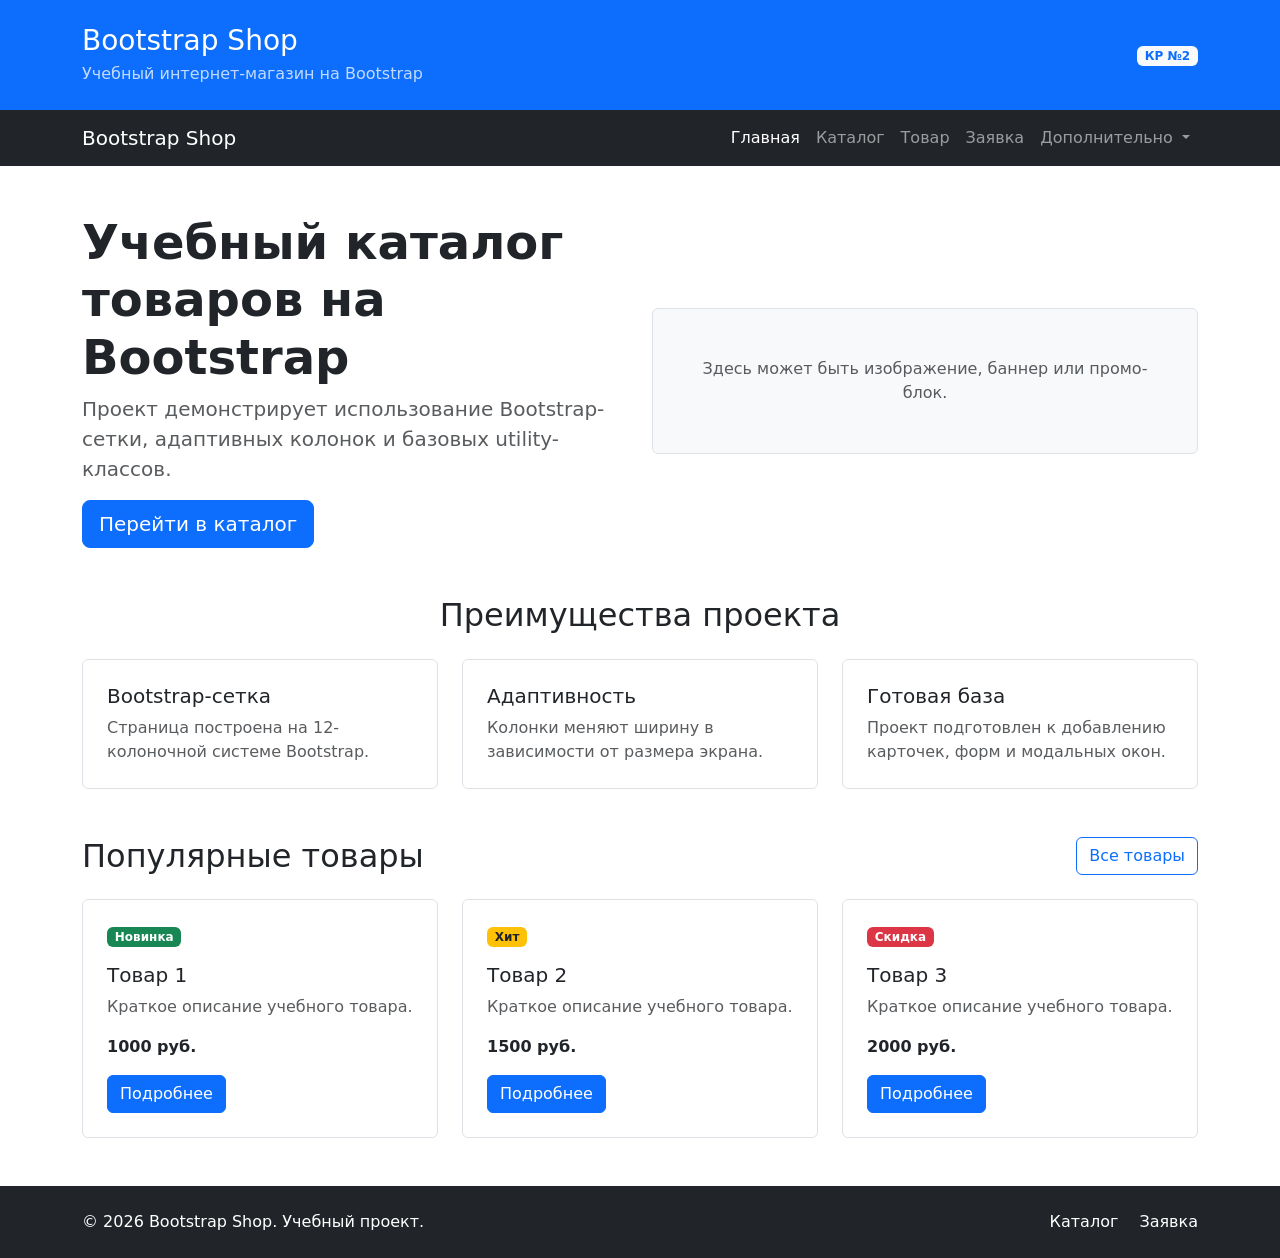
<file: index.html>
<!DOCTYPE html>
<html lang="ru">
<head>
    <meta charset="UTF-8">
    <meta name="viewport" content="width=device-width, initial-scale=1.0">
    <title>Главная — Bootstrap Shop</title>

    <link
        href="https://cdn.jsdelivr.net/npm/bootstrap@5.3.8/dist/css/bootstrap.min.css"
        rel="stylesheet"
    >
    <link rel="stylesheet" href="css/custom.css">
</head>

<body>

<header class="bg-primary text-white py-4">
    <div class="container">
        <div class="row align-items-center">
            <div class="col-12 col-md-8">
                <h1 class="h3 mb-1">Bootstrap Shop</h1>
                <p class="mb-0 opacity-75">
                    Учебный интернет-магазин на Bootstrap
                </p>
            </div>

            <div class="col-12 col-md-4 text-md-end mt-3 mt-md-0">
                <span class="badge bg-light text-primary">
                    КР №2
                </span>
            </div>
        </div>
    </div>
</header>

<nav class="navbar navbar-expand-lg navbar-dark bg-dark">
    <div class="container">
        <a class="navbar-brand" href="index.html">Bootstrap Shop</a>

        <button
            class="navbar-toggler"
            type="button"
            data-bs-toggle="collapse"
            data-bs-target="#mainNavbar"
            aria-controls="mainNavbar"
            aria-expanded="false"
            aria-label="Переключить навигацию"
        >
            <span class="navbar-toggler-icon"></span>
        </button>

        <div class="collapse navbar-collapse" id="mainNavbar">
            <ul class="navbar-nav ms-auto">
                <li class="nav-item">
                    <a class="nav-link active" aria-current="page" href="index.html">
                        Главная
                    </a>
                </li>

                <li class="nav-item">
                    <a class="nav-link" href="catalog.html">Каталог</a>
                </li>

                <li class="nav-item">
                    <a class="nav-link" href="product.html">Товар</a>
                </li>

                <li class="nav-item">
                    <a class="nav-link" href="order.html">Заявка</a>
                </li>

                <li class="nav-item dropdown">
                    <a
                        class="nav-link dropdown-toggle"
                        href="#"
                        role="button"
                        data-bs-toggle="dropdown"
                        aria-expanded="false"
                    >
                        Дополнительно
                    </a>

                    <ul class="dropdown-menu">
                        <li>
                            <a class="dropdown-item" href="catalog.html">
                                Все товары
                            </a>
                        </li>
                        <li>
                            <a class="dropdown-item" href="order.html">
                                Оформить заявку
                            </a>
                        </li>
                        <li>
                            <a class="dropdown-item" href="index.html#popular">
                                Популярное
                            </a>
                        </li>
                    </ul>
                </li>
            </ul>
        </div>
    </div>
</nav>

<main>

    <section class="container my-5">
        <div class="row align-items-center g-4">
            <div class="col-12 col-lg-6">
                <h2 class="display-5 fw-bold">
                    Учебный каталог товаров на Bootstrap
                </h2>

                <p class="lead text-muted">
                    Проект демонстрирует использование Bootstrap-сетки,
                    адаптивных колонок и базовых utility-классов.
                </p>

                <a class="btn btn-primary btn-lg" href="catalog.html">
                    Перейти в каталог
                </a>
            </div>

            <div class="col-12 col-lg-6">
                <div class="p-5 bg-light border rounded text-center">
                    <p class="mb-0 text-muted">
                        Здесь может быть изображение, баннер или промо-блок.
                    </p>
                </div>
            </div>
        </div>
    </section>

    <section class="container my-5">
        <h2 class="text-center mb-4">Преимущества проекта</h2>

        <div class="row g-4">
            <div class="col-12 col-md-4">
                <div class="p-4 border rounded h-100 bg-white">
                    <h3 class="h5">Bootstrap-сетка</h3>
                    <p class="mb-0 text-muted">
                        Страница построена на 12-колоночной системе Bootstrap.
                    </p>
                </div>
            </div>

            <div class="col-12 col-md-4">
                <div class="p-4 border rounded h-100 bg-white">
                    <h3 class="h5">Адаптивность</h3>
                    <p class="mb-0 text-muted">
                        Колонки меняют ширину в зависимости от размера экрана.
                    </p>
                </div>
            </div>

            <div class="col-12 col-md-4">
                <div class="p-4 border rounded h-100 bg-white">
                    <h3 class="h5">Готовая база</h3>
                    <p class="mb-0 text-muted">
                        Проект подготовлен к добавлению карточек, форм и модальных окон.
                    </p>
                </div>
            </div>
        </div>
    </section>

    <section class="container my-5" id="popular">
        <div class="d-flex justify-content-between align-items-center mb-4">
            <h2 class="mb-0">Популярные товары</h2>

            <a class="btn btn-outline-primary" href="catalog.html">
                Все товары
            </a>
        </div>

        <div class="row g-4">

            <div class="col-12 col-md-6 col-lg-4">
                <div class="border rounded h-100 p-4">
                    <span class="badge bg-success mb-3">Новинка</span>
                    <h3 class="h5">Товар 1</h3>
                    <p class="text-muted">
                        Краткое описание учебного товара.
                    </p>
                    <p class="fw-bold mb-3">1000 руб.</p>
                    <a class="btn btn-primary" href="product.html">
                        Подробнее
                    </a>
                </div>
            </div>

            <div class="col-12 col-md-6 col-lg-4">
                <div class="border rounded h-100 p-4">
                    <span class="badge bg-warning text-dark mb-3">Хит</span>
                    <h3 class="h5">Товар 2</h3>
                    <p class="text-muted">
                        Краткое описание учебного товара.
                    </p>
                    <p class="fw-bold mb-3">1500 руб.</p>
                    <a class="btn btn-primary" href="product.html">
                        Подробнее
                    </a>
                </div>
            </div>

            <div class="col-12 col-md-6 col-lg-4">
                <div class="border rounded h-100 p-4">
                    <span class="badge bg-danger mb-3">Скидка</span>
                    <h3 class="h5">Товар 3</h3>
                    <p class="text-muted">
                        Краткое описание учебного товара.
                    </p>
                    <p class="fw-bold mb-3">2000 руб.</p>
                    <a class="btn btn-primary" href="product.html">
                        Подробнее
                    </a>
                </div>
            </div>

        </div>
    </section>

</main>

<footer class="bg-dark text-white py-4 mt-5">
    <div class="container">
        <div class="row align-items-center g-3">
            <div class="col-12 col-md-6">
                <p class="mb-0">
                    &copy; 2026 Bootstrap Shop. Учебный проект.
                </p>
            </div>

            <div class="col-12 col-md-6 text-md-end">
                <a class="text-white text-decoration-none me-3" href="catalog.html">
                    Каталог
                </a>

                <a class="text-white text-decoration-none" href="order.html">
                    Заявка
                </a>
            </div>
        </div>
    </div>
</footer>

<script src="https://cdn.jsdelivr.net/npm/bootstrap@5.3.8/dist/js/bootstrap.bundle.min.js"></script>

</body>
</html>
</file>
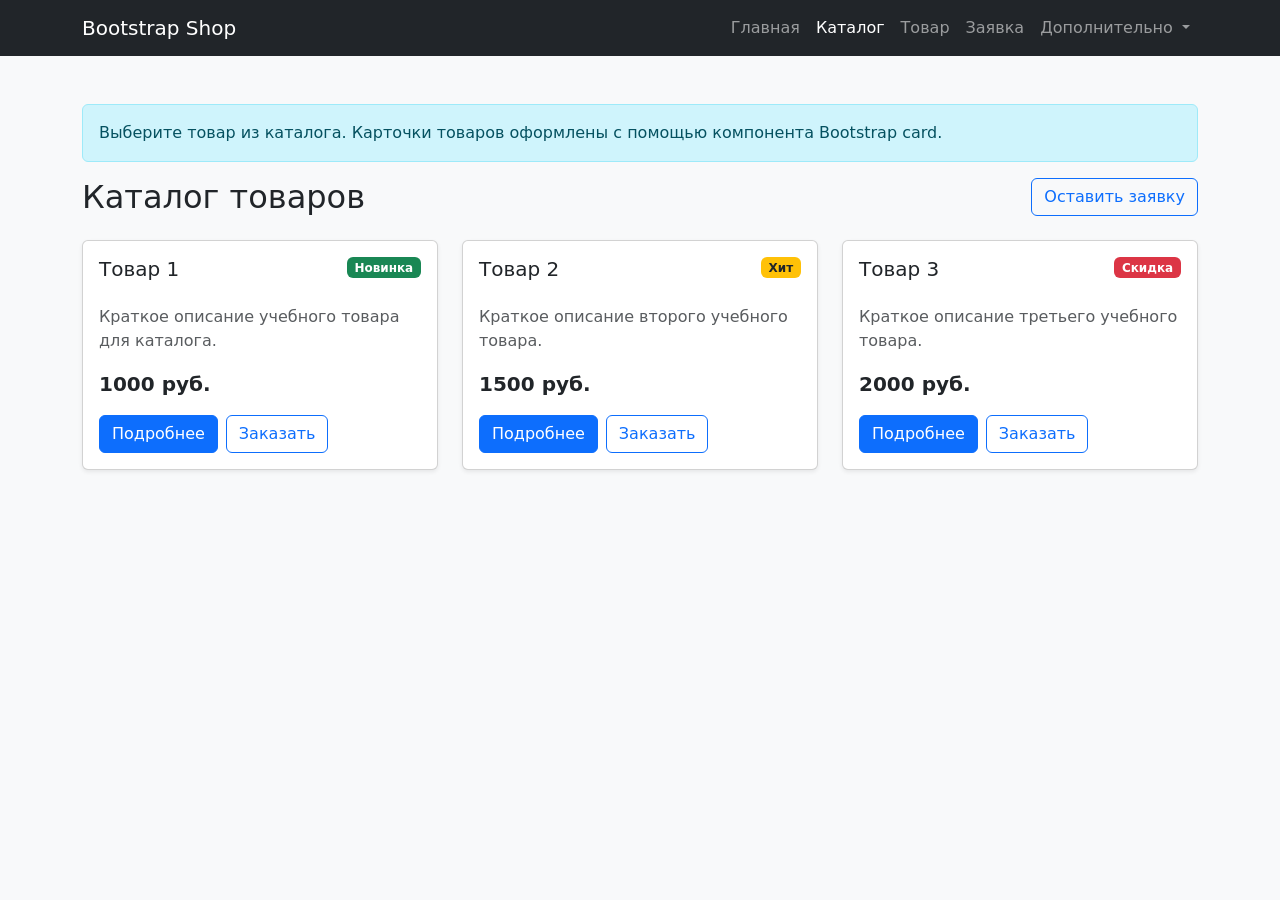
<file: catalog.html>
<!DOCTYPE html>
<html lang="ru">
<head>
    <meta charset="UTF-8">
    <meta name="viewport" content="width=device-width, initial-scale=1.0">
    <title>Каталог — Bootstrap Shop</title>

    <link
        href="https://cdn.jsdelivr.net/npm/bootstrap@5.3.8/dist/css/bootstrap.min.css"
        rel="stylesheet"
    >
    <link rel="stylesheet" href="css/custom.css">
</head>

<body class="bg-light">

<nav class="navbar navbar-expand-lg navbar-dark bg-dark">
    <div class="container">
        <a class="navbar-brand" href="index.html">Bootstrap Shop</a>

        <button
            class="navbar-toggler"
            type="button"
            data-bs-toggle="collapse"
            data-bs-target="#mainNavbar"
            aria-controls="mainNavbar"
            aria-expanded="false"
            aria-label="Переключить навигацию"
        >
            <span class="navbar-toggler-icon"></span>
        </button>

        <div class="collapse navbar-collapse" id="mainNavbar">
            <ul class="navbar-nav ms-auto">
                <li class="nav-item">
                    <a class="nav-link" href="index.html">Главная</a>
                </li>

                <li class="nav-item">
                    <a class="nav-link active" aria-current="page" href="catalog.html">Каталог</a>
                </li>

                <li class="nav-item">
                    <a class="nav-link" href="product.html">Товар</a>
                </li>

                <li class="nav-item">
                    <a class="nav-link" href="order.html">Заявка</a>
                </li>

                <li class="nav-item dropdown">
                    <a
                        class="nav-link dropdown-toggle"
                        href="#"
                        role="button"
                        data-bs-toggle="dropdown"
                        aria-expanded="false"
                    >
                        Дополнительно
                    </a>

                    <ul class="dropdown-menu">
                        <li><a class="dropdown-item" href="catalog.html">Все товары</a></li>
                        <li><a class="dropdown-item" href="order.html">Оформить заявку</a></li>
                        <li><a class="dropdown-item" href="index.html#popular">Популярное</a></li>
                    </ul>
                </li>
            </ul>
        </div>
    </div>
</nav>

<main class="container my-5">

    <div class="alert alert-info" role="alert">
        Выберите товар из каталога. Карточки товаров оформлены с помощью компонента Bootstrap card.
    </div>

    <div class="d-flex justify-content-between align-items-center mb-4">
        <h1 class="h2 mb-0">Каталог товаров</h1>

        <a class="btn btn-outline-primary" href="order.html">
            Оставить заявку
        </a>
    </div>

    <div class="row g-4">

        <div class="col-12 col-md-6 col-lg-4">
            <div class="card h-100 shadow-sm">
                <div class="card-body d-flex flex-column">
                    <div class="d-flex justify-content-between align-items-start mb-3">
                        <h2 class="card-title h5">Товар 1</h2>
                        <span class="badge bg-success">Новинка</span>
                    </div>

                    <p class="card-text text-muted">
                        Краткое описание учебного товара для каталога.
                    </p>

                    <p class="fw-bold fs-5 mt-auto">1000 руб.</p>

                    <div class="d-flex gap-2">
                        <a class="btn btn-primary" href="product.html">Подробнее</a>

                        <button
                            class="btn btn-outline-primary"
                            type="button"
                            data-bs-toggle="modal"
                            data-bs-target="#orderModal"
                        >
                            Заказать
                        </button>
                    </div>
                </div>
            </div>
        </div>

        <div class="col-12 col-md-6 col-lg-4">
            <div class="card h-100 shadow-sm">
                <div class="card-body d-flex flex-column">
                    <div class="d-flex justify-content-between align-items-start mb-3">
                        <h2 class="card-title h5">Товар 2</h2>
                        <span class="badge bg-warning text-dark">Хит</span>
                    </div>

                    <p class="card-text text-muted">
                        Краткое описание второго учебного товара.
                    </p>

                    <p class="fw-bold fs-5 mt-auto">1500 руб.</p>

                    <div class="d-flex gap-2">
                        <a class="btn btn-primary" href="product.html">Подробнее</a>

                        <button
                            class="btn btn-outline-primary"
                            type="button"
                            data-bs-toggle="modal"
                            data-bs-target="#orderModal"
                        >
                            Заказать
                        </button>
                    </div>
                </div>
            </div>
        </div>

        <div class="col-12 col-md-6 col-lg-4">
            <div class="card h-100 shadow-sm">
                <div class="card-body d-flex flex-column">
                    <div class="d-flex justify-content-between align-items-start mb-3">
                        <h2 class="card-title h5">Товар 3</h2>
                        <span class="badge bg-danger">Скидка</span>
                    </div>

                    <p class="card-text text-muted">
                        Краткое описание третьего учебного товара.
                    </p>

                    <p class="fw-bold fs-5 mt-auto">2000 руб.</p>

                    <div class="d-flex gap-2">
                        <a class="btn btn-primary" href="product.html">Подробнее</a>

                        <button
                            class="btn btn-outline-primary"
                            type="button"
                            data-bs-toggle="modal"
                            data-bs-target="#orderModal"
                        >
                            Заказать
                        </button>
                    </div>
                </div>
            </div>
        </div>

    </div>

</main>

<div
    class="modal fade"
    id="orderModal"
    tabindex="-1"
    aria-labelledby="orderModalLabel"
    aria-hidden="true"
>
    <div class="modal-dialog">
        <div class="modal-content">

            <div class="modal-header">
                <h2 class="modal-title h5" id="orderModalLabel">
                    Быстрая заявка
                </h2>

                <button
                    type="button"
                    class="btn-close"
                    data-bs-dismiss="modal"
                    aria-label="Закрыть"
                ></button>
            </div>

            <div class="modal-body">
                <p class="text-muted">
                    Оставьте контактные данные, и менеджер свяжется с вами.
                </p>

                <form>
                    <div class="mb-3">
                        <label for="modal-name" class="form-label">Имя</label>
                        <input id="modal-name" type="text" class="form-control" required>
                    </div>

                    <div class="mb-3">
                        <label for="modal-phone" class="form-label">Телефон</label>
                        <input id="modal-phone" type="tel" class="form-control" required>
                    </div>

                    <div class="form-check mb-3">
                        <input
                            id="modal-agree"
                            class="form-check-input"
                            type="checkbox"
                            required
                        >

                        <label class="form-check-label" for="modal-agree">
                            Согласен на обработку данных
                        </label>
                    </div>
                </form>
            </div>

            <div class="modal-footer">
                <button type="button" class="btn btn-secondary" data-bs-dismiss="modal">
                    Закрыть
                </button>

                <button type="button" class="btn btn-primary">
                    Отправить
                </button>
            </div>

        </div>
    </div>
</div>

<script src="https://cdn.jsdelivr.net/npm/bootstrap@5.3.8/dist/js/bootstrap.bundle.min.js"></script>

</body>
</html>
</file>
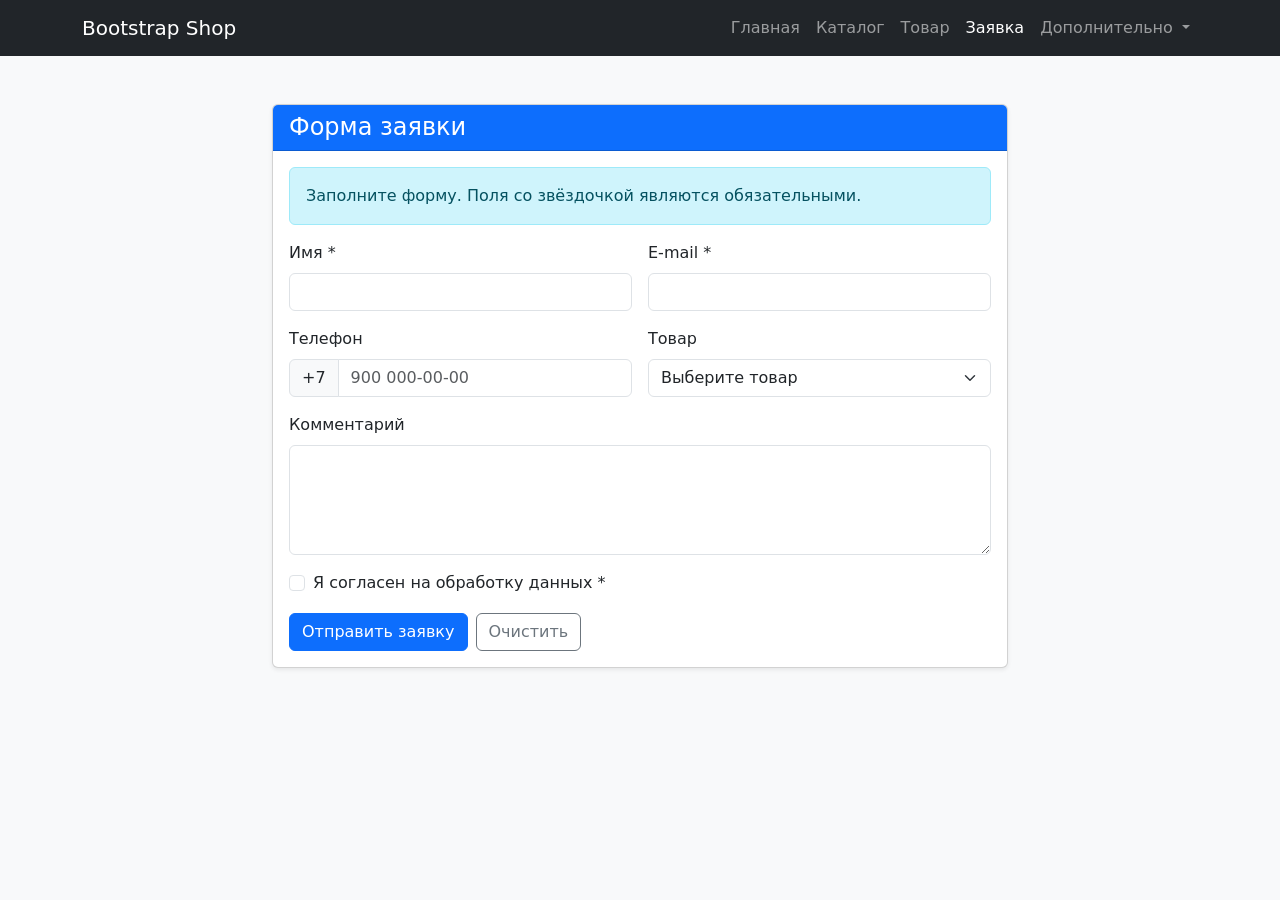
<file: order.html>
<!DOCTYPE html>
<html lang="ru">
<head>
    <meta charset="UTF-8">
    <meta name="viewport" content="width=device-width, initial-scale=1.0">
    <title>Заявка — Bootstrap Shop</title>

    <link
        href="https://cdn.jsdelivr.net/npm/bootstrap@5.3.8/dist/css/bootstrap.min.css"
        rel="stylesheet"
    >
    <link rel="stylesheet" href="css/custom.css">
</head>

<body class="bg-light">

<nav class="navbar navbar-expand-lg navbar-dark bg-dark">
    <div class="container">
        <a class="navbar-brand" href="index.html">Bootstrap Shop</a>

        <button
            class="navbar-toggler"
            type="button"
            data-bs-toggle="collapse"
            data-bs-target="#mainNavbar"
            aria-controls="mainNavbar"
            aria-expanded="false"
            aria-label="Переключить навигацию"
        >
            <span class="navbar-toggler-icon"></span>
        </button>

        <div class="collapse navbar-collapse" id="mainNavbar">
            <ul class="navbar-nav ms-auto">
                <li class="nav-item">
                    <a class="nav-link" href="index.html">Главная</a>
                </li>

                <li class="nav-item">
                    <a class="nav-link" href="catalog.html">Каталог</a>
                </li>

                <li class="nav-item">
                    <a class="nav-link" href="product.html">Товар</a>
                </li>

                <li class="nav-item">
                    <a class="nav-link active" aria-current="page" href="order.html">Заявка</a>
                </li>

                <li class="nav-item dropdown">
                    <a
                        class="nav-link dropdown-toggle"
                        href="#"
                        role="button"
                        data-bs-toggle="dropdown"
                        aria-expanded="false"
                    >
                        Дополнительно
                    </a>

                    <ul class="dropdown-menu">
                        <li><a class="dropdown-item" href="catalog.html">Все товары</a></li>
                        <li><a class="dropdown-item" href="order.html">Оформить заявку</a></li>
                        <li><a class="dropdown-item" href="index.html#popular">Популярное</a></li>
                    </ul>
                </li>
            </ul>
        </div>
    </div>
</nav>

<main class="container my-5">

    <div class="row justify-content-center">
        <div class="col-12 col-lg-8">

            <div class="card shadow-sm">

                <div class="card-header bg-primary text-white">
                    <h1 class="h4 mb-0">Форма заявки</h1>
                </div>

                <div class="card-body">

                    <div class="alert alert-info" role="alert">
                        Заполните форму. Поля со звёздочкой являются обязательными.
                    </div>

                    <form>
                        <div class="row g-3">

                            <div class="col-12 col-md-6">
                                <label for="order-name" class="form-label">Имя *</label>
                                <input
                                    id="order-name"
                                    name="name"
                                    type="text"
                                    class="form-control"
                                    required
                                >
                            </div>

                            <div class="col-12 col-md-6">
                                <label for="order-email" class="form-label">E-mail *</label>
                                <input
                                    id="order-email"
                                    name="email"
                                    type="email"
                                    class="form-control"
                                    required
                                >
                            </div>

                            <div class="col-12 col-md-6">
                                <label for="order-phone" class="form-label">Телефон</label>

                                <div class="input-group">
                                    <span class="input-group-text">+7</span>

                                    <input
                                        id="order-phone"
                                        name="phone"
                                        type="tel"
                                        class="form-control"
                                        placeholder="900 000-00-00"
                                    >
                                </div>
                            </div>

                            <div class="col-12 col-md-6">
                                <label for="order-product" class="form-label">Товар</label>

                                <select
                                    id="order-product"
                                    name="product"
                                    class="form-select"
                                >
                                    <option selected>Выберите товар</option>
                                    <option value="product-1">Товар 1</option>
                                    <option value="product-2">Товар 2</option>
                                    <option value="product-3">Товар 3</option>
                                </select>
                            </div>

                            <div class="col-12">
                                <label for="order-comment" class="form-label">
                                    Комментарий
                                </label>

                                <textarea
                                    id="order-comment"
                                    name="comment"
                                    class="form-control"
                                    rows="4"
                                ></textarea>
                            </div>

                            <div class="col-12">
                                <div class="form-check">
                                    <input
                                        id="order-agree"
                                        class="form-check-input"
                                        type="checkbox"
                                        required
                                    >

                                    <label class="form-check-label" for="order-agree">
                                        Я согласен на обработку данных *
                                    </label>
                                </div>
                            </div>

                            <div class="col-12 d-flex gap-2">
                                <button class="btn btn-primary" type="submit">
                                    Отправить заявку
                                </button>

                                <button class="btn btn-outline-secondary" type="reset">
                                    Очистить
                                </button>
                            </div>

                        </div>
                    </form>

                </div>
            </div>

        </div>
    </div>

</main>

<script src="https://cdn.jsdelivr.net/npm/bootstrap@5.3.8/dist/js/bootstrap.bundle.min.js"></script>

</body>
</html>
</file>
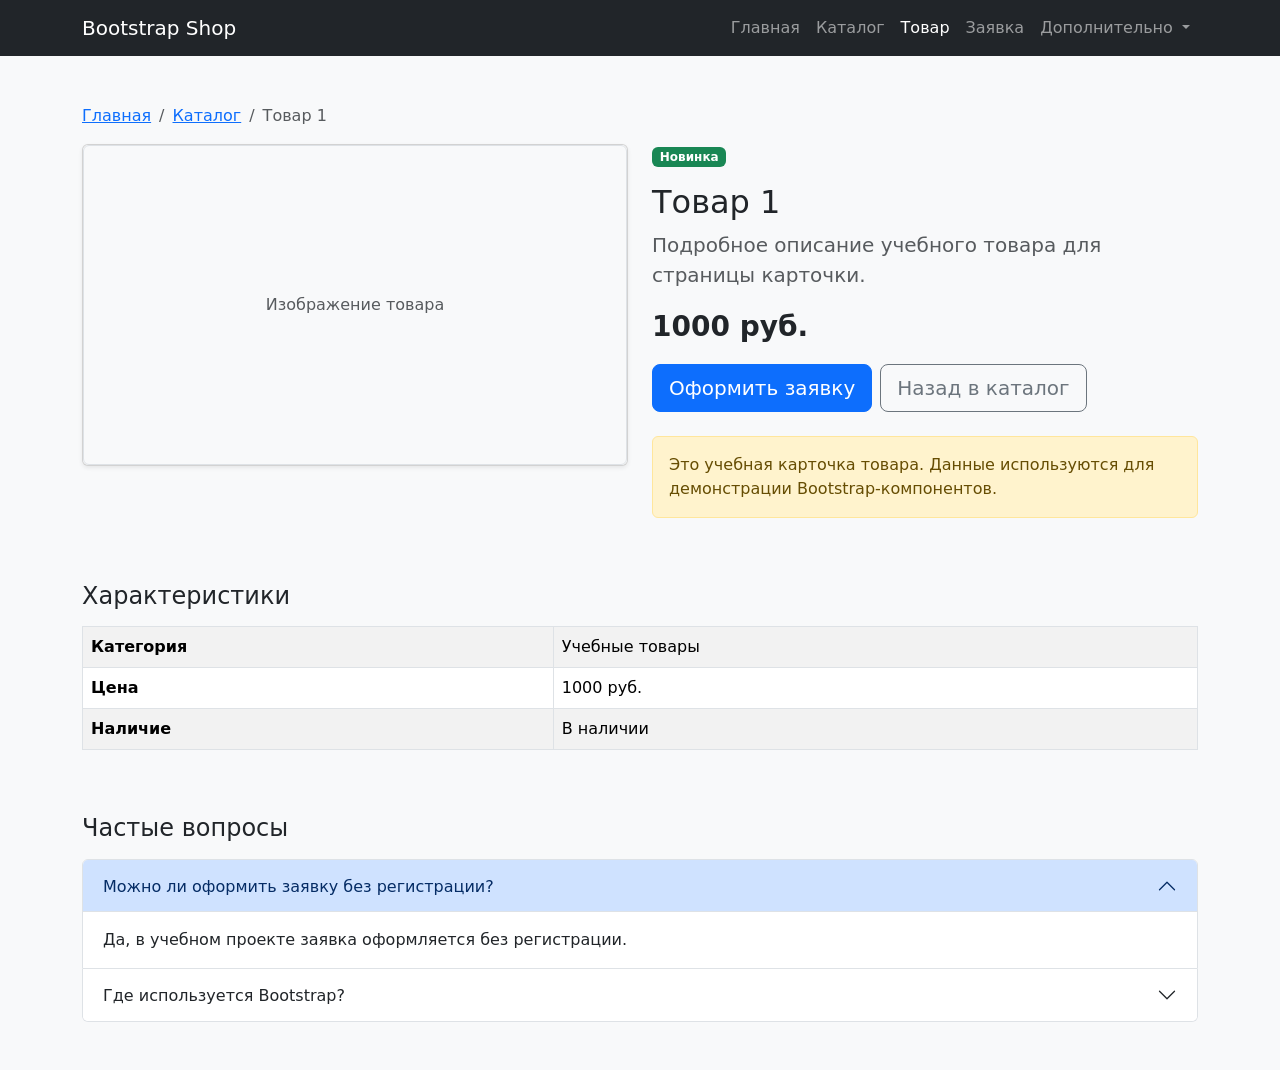
<file: product.html>
<!DOCTYPE html>
<html lang="ru">
<head>
    <meta charset="UTF-8">
    <meta name="viewport" content="width=device-width, initial-scale=1.0">
    <title>Товар — Bootstrap Shop</title>

    <link
        href="https://cdn.jsdelivr.net/npm/bootstrap@5.3.8/dist/css/bootstrap.min.css"
        rel="stylesheet"
    >
    <link rel="stylesheet" href="css/custom.css">
</head>

<body class="bg-light">

<nav class="navbar navbar-expand-lg navbar-dark bg-dark">
    <div class="container">
        <a class="navbar-brand" href="index.html">Bootstrap Shop</a>

        <button
            class="navbar-toggler"
            type="button"
            data-bs-toggle="collapse"
            data-bs-target="#mainNavbar"
            aria-controls="mainNavbar"
            aria-expanded="false"
            aria-label="Переключить навигацию"
        >
            <span class="navbar-toggler-icon"></span>
        </button>

        <div class="collapse navbar-collapse" id="mainNavbar">
            <ul class="navbar-nav ms-auto">
                <li class="nav-item">
                    <a class="nav-link" href="index.html">Главная</a>
                </li>

                <li class="nav-item">
                    <a class="nav-link" href="catalog.html">Каталог</a>
                </li>

                <li class="nav-item">
                    <a class="nav-link active" aria-current="page" href="product.html">Товар</a>
                </li>

                <li class="nav-item">
                    <a class="nav-link" href="order.html">Заявка</a>
                </li>

                <li class="nav-item dropdown">
                    <a
                        class="nav-link dropdown-toggle"
                        href="#"
                        role="button"
                        data-bs-toggle="dropdown"
                        aria-expanded="false"
                    >
                        Дополнительно
                    </a>

                    <ul class="dropdown-menu">
                        <li><a class="dropdown-item" href="catalog.html">Все товары</a></li>
                        <li><a class="dropdown-item" href="order.html">Оформить заявку</a></li>
                        <li><a class="dropdown-item" href="index.html#popular">Популярное</a></li>
                    </ul>
                </li>
            </ul>
        </div>
    </div>
</nav>

<main class="container my-5">

    <nav aria-label="breadcrumb">
        <ol class="breadcrumb">
            <li class="breadcrumb-item">
                <a href="index.html">Главная</a>
            </li>

            <li class="breadcrumb-item">
                <a href="catalog.html">Каталог</a>
            </li>

            <li class="breadcrumb-item active" aria-current="page">
                Товар 1
            </li>
        </ol>
    </nav>

    <div class="row g-4">

        <div class="col-12 col-lg-6">
            <div class="card shadow-sm">
                <div class="placeholder-image bg-light border rounded d-flex align-items-center justify-content-center">
                    <span class="text-muted">Изображение товара</span>
                </div>
            </div>
        </div>

        <div class="col-12 col-lg-6">
            <span class="badge bg-success mb-3">Новинка</span>

            <h1 class="h2">Товар 1</h1>

            <p class="lead text-muted">
                Подробное описание учебного товара для страницы карточки.
            </p>

            <p class="fs-3 fw-bold">1000 руб.</p>

            <div class="d-flex gap-2 mb-4">
                <a class="btn btn-primary btn-lg" href="order.html">
                    Оформить заявку
                </a>

                <a class="btn btn-outline-secondary btn-lg" href="catalog.html">
                    Назад в каталог
                </a>
            </div>

            <div class="alert alert-warning" role="alert">
                Это учебная карточка товара. Данные используются для демонстрации Bootstrap-компонентов.
            </div>
        </div>

    </div>

    <section class="mt-5">
        <h2 class="h4 mb-3">Характеристики</h2>

        <div class="table-responsive">
            <table class="table table-striped table-bordered align-middle">
                <tbody>
                    <tr>
                        <th scope="row">Категория</th>
                        <td>Учебные товары</td>
                    </tr>

                    <tr>
                        <th scope="row">Цена</th>
                        <td>1000 руб.</td>
                    </tr>

                    <tr>
                        <th scope="row">Наличие</th>
                        <td>В наличии</td>
                    </tr>
                </tbody>
            </table>
        </div>
    </section>

</main>

<section class="container my-5">
    <h2 class="h4 mb-3">Частые вопросы</h2>

    <div class="accordion" id="faqAccordion">

        <div class="accordion-item">
            <h3 class="accordion-header">
                <button
                    class="accordion-button"
                    type="button"
                    data-bs-toggle="collapse"
                    data-bs-target="#faqOne"
                    aria-expanded="true"
                    aria-controls="faqOne"
                >
                    Можно ли оформить заявку без регистрации?
                </button>
            </h3>

            <div
                id="faqOne"
                class="accordion-collapse collapse show"
                data-bs-parent="#faqAccordion"
            >
                <div class="accordion-body">
                    Да, в учебном проекте заявка оформляется без регистрации.
                </div>
            </div>
        </div>

        <div class="accordion-item">
            <h3 class="accordion-header">
                <button
                    class="accordion-button collapsed"
                    type="button"
                    data-bs-toggle="collapse"
                    data-bs-target="#faqTwo"
                    aria-expanded="false"
                    aria-controls="faqTwo"
                >
                    Где используется Bootstrap?
                </button>
            </h3>

            <div
                id="faqTwo"
                class="accordion-collapse collapse"
                data-bs-parent="#faqAccordion"
            >
                <div class="accordion-body">
                    Bootstrap используется для сетки, карточек, форм, навигации,
                    сообщений и модальных окон.
                </div>
            </div>
        </div>

    </div>
</section>

<script src="https://cdn.jsdelivr.net/npm/bootstrap@5.3.8/dist/js/bootstrap.bundle.min.js"></script>

</body>
</html>
</file>
<file: css/custom.css>
body {
    min-height: 100vh;
}

.placeholder-box {
    min-height: 240px;
}

.placeholder-image {
    min-height: 320px;
}

.card-img-top {
    height: 180px;
    object-fit: cover;
}
</file>
